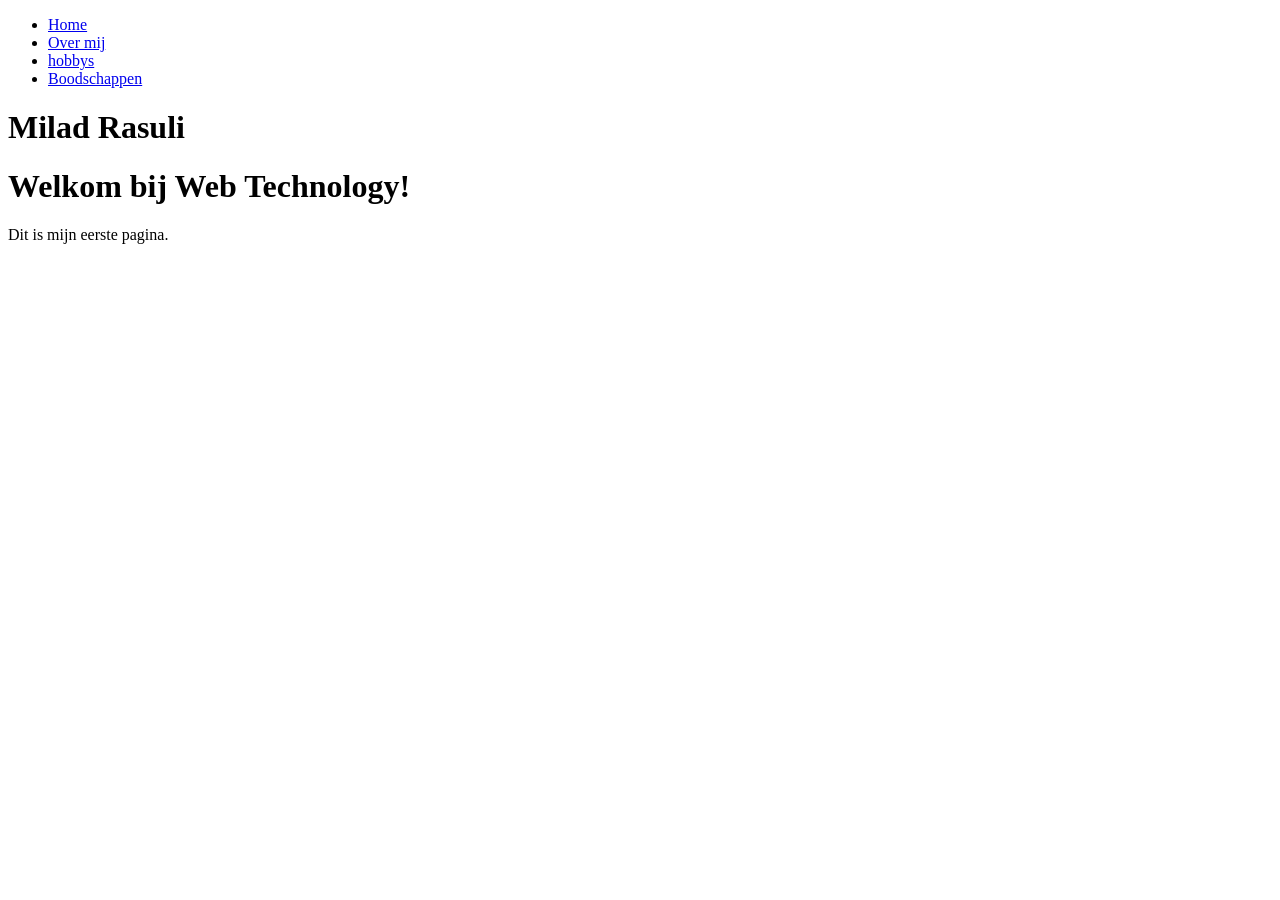
<file: labo1/index.html>
<!doctype html>
<html lang="nl">
    <head>
        <meta charset="utf-8">
        <meta name="viewport" content="width=device-width, initial-scale=1">
        <title>Mijn eerste pagina</title>
    </head>

    <body>
         <nav>
            <ul>
                <li><a href="index.html">Home</a></li>
                <li><a href="over-mij.html">Over mij</a></li>
                <li><a href="hobby.html">hobbys</a></li>
                <li><a href="boodschappen.html">Boodschappen</a></li>
            </ul>
        </nav>
        <h1>Milad Rasuli</h1>
        <h1>Welkom bij Web Technology!</h1>
        <p>Dit is mijn eerste pagina.</p>
    </body>
</html>
</file>
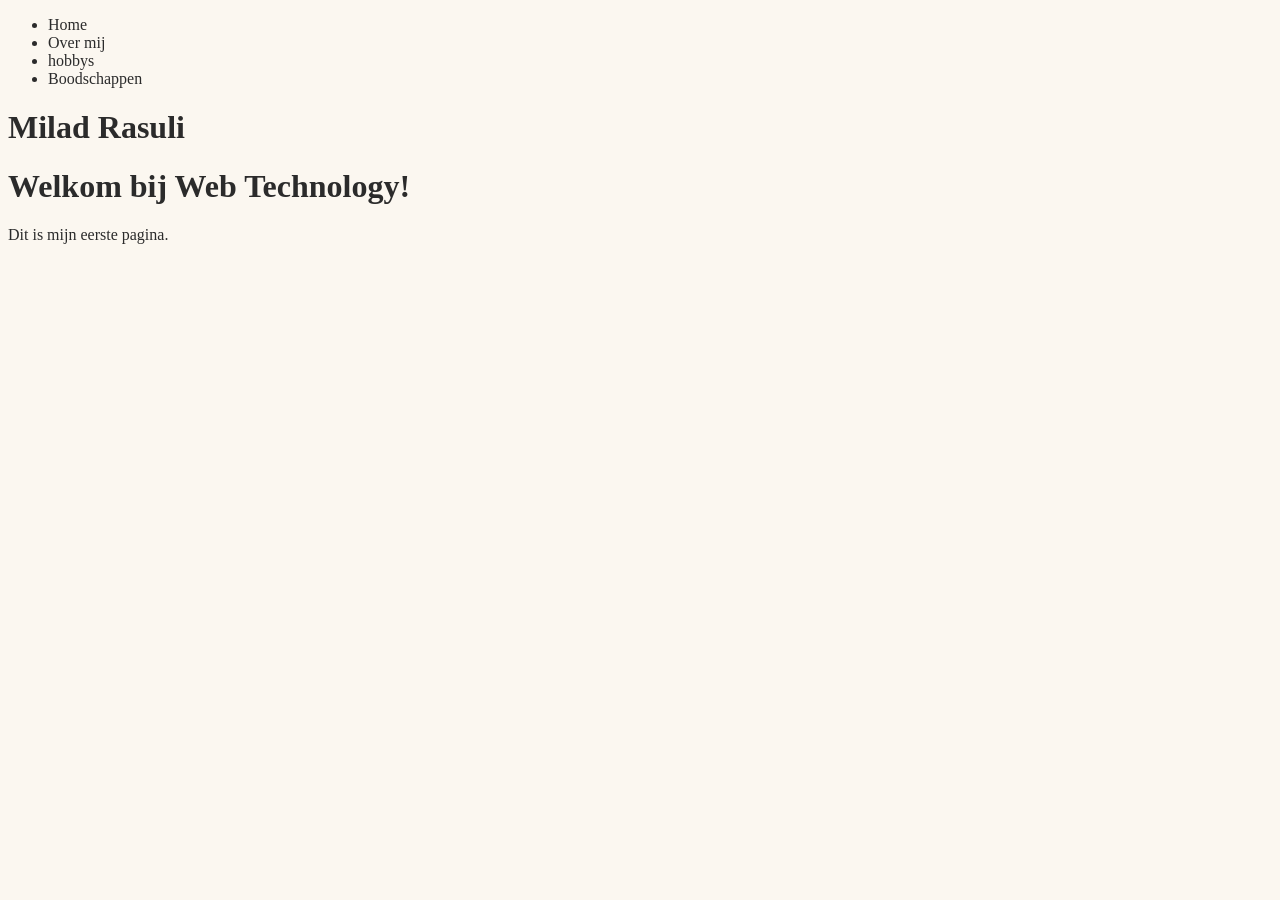
<file: site/index.html>
<!doctype html>
<html lang="nl">
    <head>
        <meta charset="utf-8">
        <meta name="viewport" content="width=device-width, initial-scale=1">
        <title>Mijn eerste pagina</title>
        <link rel="stylesheet" href="css/stijl.css">
    </head>

    <body>
        <nav>
            <ul>
                <li><a href="index.html">Home</a></li>
                <li><a href="over-mij.html">Over mij</a></li>
                <li><a href="hobby.html">hobbys</a></li>
                <li><a href="boodschappen.html">Boodschappen</a></li>
            </ul>
        </nav>
        <h1>Milad Rasuli</h1>
        <h1>Welkom bij Web Technology!</h1>
        <p>Dit is mijn eerste pagina.</p>
    </body>
</html>
</file>
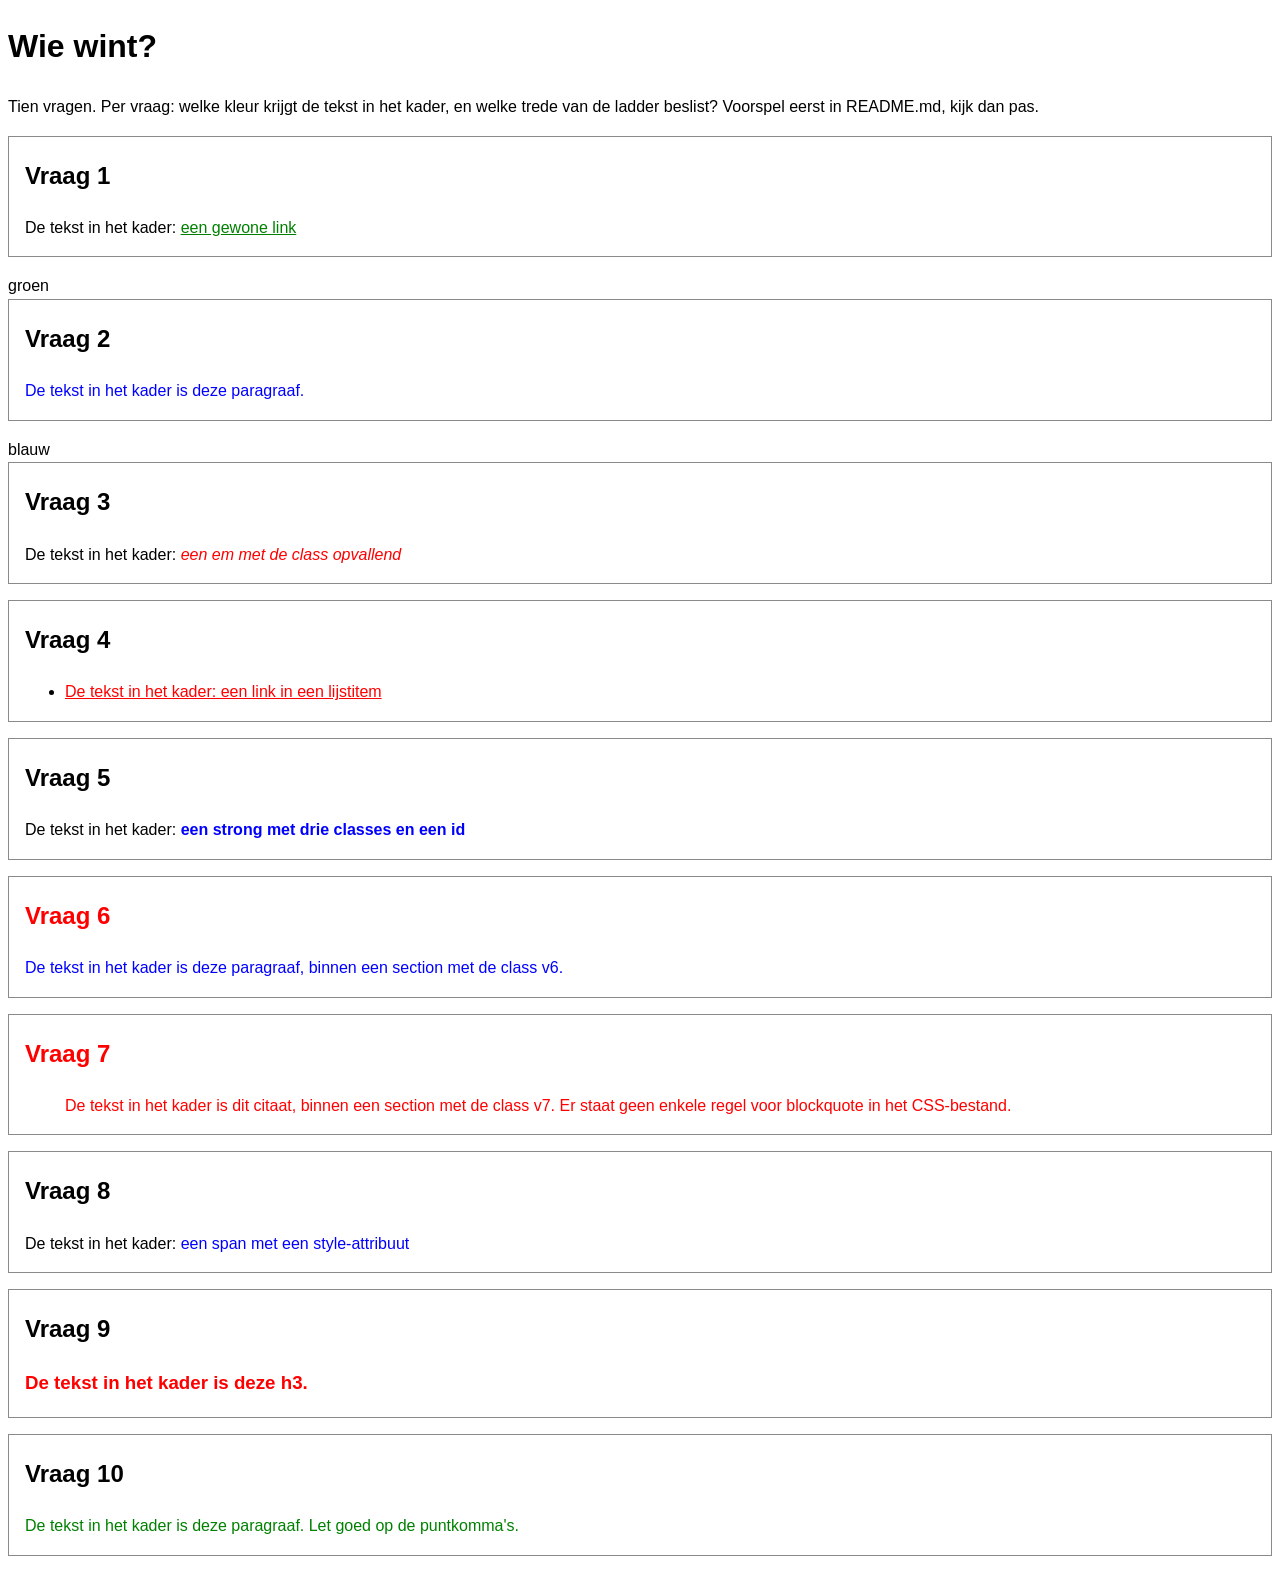
<file: labo-02/cascade/index.html>
<!-- index.html - oefening 3: voorspel, dan kijk. Wijzig dit bestand niet. -->
<!doctype html>
<html lang="nl">
  <head>
    <meta charset="utf-8">
    <meta name="viewport" content="width=device-width, initial-scale=1">
    <title>Wie wint? Tien vragen over de cascade</title>
    <link rel="stylesheet" href="css/stijl.css">
  </head>
  <body>
    <h1>Wie wint?</h1>
    <p>Tien vragen. Per vraag: welke kleur krijgt de tekst in het kader, en welke trede van de ladder beslist? Voorspel eerst in README.md, kijk dan pas.</p>

    <section class="vraag v1">
      <h2>Vraag 1</h2>
      <p>De tekst in het kader: <a href="#">een gewone link</a></p>
    </section> groen

    <section class="vraag v2">
      <h2>Vraag 2</h2>
      <p class="v2-tekst">De tekst in het kader is deze paragraaf.</p>
    </section> blauw 

    <section class="vraag v3">
      <h2>Vraag 3</h2>
      <p>De tekst in het kader: <em class="opvallend">een em met de class opvallend</em></p>
    </section> 

    <section class="vraag v4">
      <h2>Vraag 4</h2>
      <ul>
        <li><a href="#">De tekst in het kader: een link in een lijstitem</a></li>
      </ul>
    </section>

    <section class="vraag v5">
      <h2>Vraag 5</h2>
      <p>De tekst in het kader: <strong class="een twee drie" id="v5-tekst">een strong met drie classes en een id</strong></p>
    </section>

    <section class="vraag v6">
      <h2>Vraag 6</h2>
      <p class="v6-tekst">De tekst in het kader is deze paragraaf, binnen een section met de class v6.</p>
    </section>

    <section class="vraag v7">
      <h2>Vraag 7</h2>
      <blockquote>De tekst in het kader is dit citaat, binnen een section met de class v7. Er staat geen enkele regel voor blockquote in het CSS-bestand.</blockquote>
    </section>

    <section class="vraag v8">
      <h2>Vraag 8</h2>
      <p>De tekst in het kader: <span class="v8-tekst" style="color: blue">een span met een style-attribuut</span></p>
    </section>

    <section class="vraag v9">
      <h2>Vraag 9</h2>
      <h3 class="v9-tekst">De tekst in het kader is deze h3.</h3>
    </section>

    <section class="vraag v10">
      <h2>Vraag 10</h2>
      <p class="v10-tekst">De tekst in het kader is deze paragraaf. Let goed op de puntkomma's.</p>
    </section>
  </body>
</html>
</file>
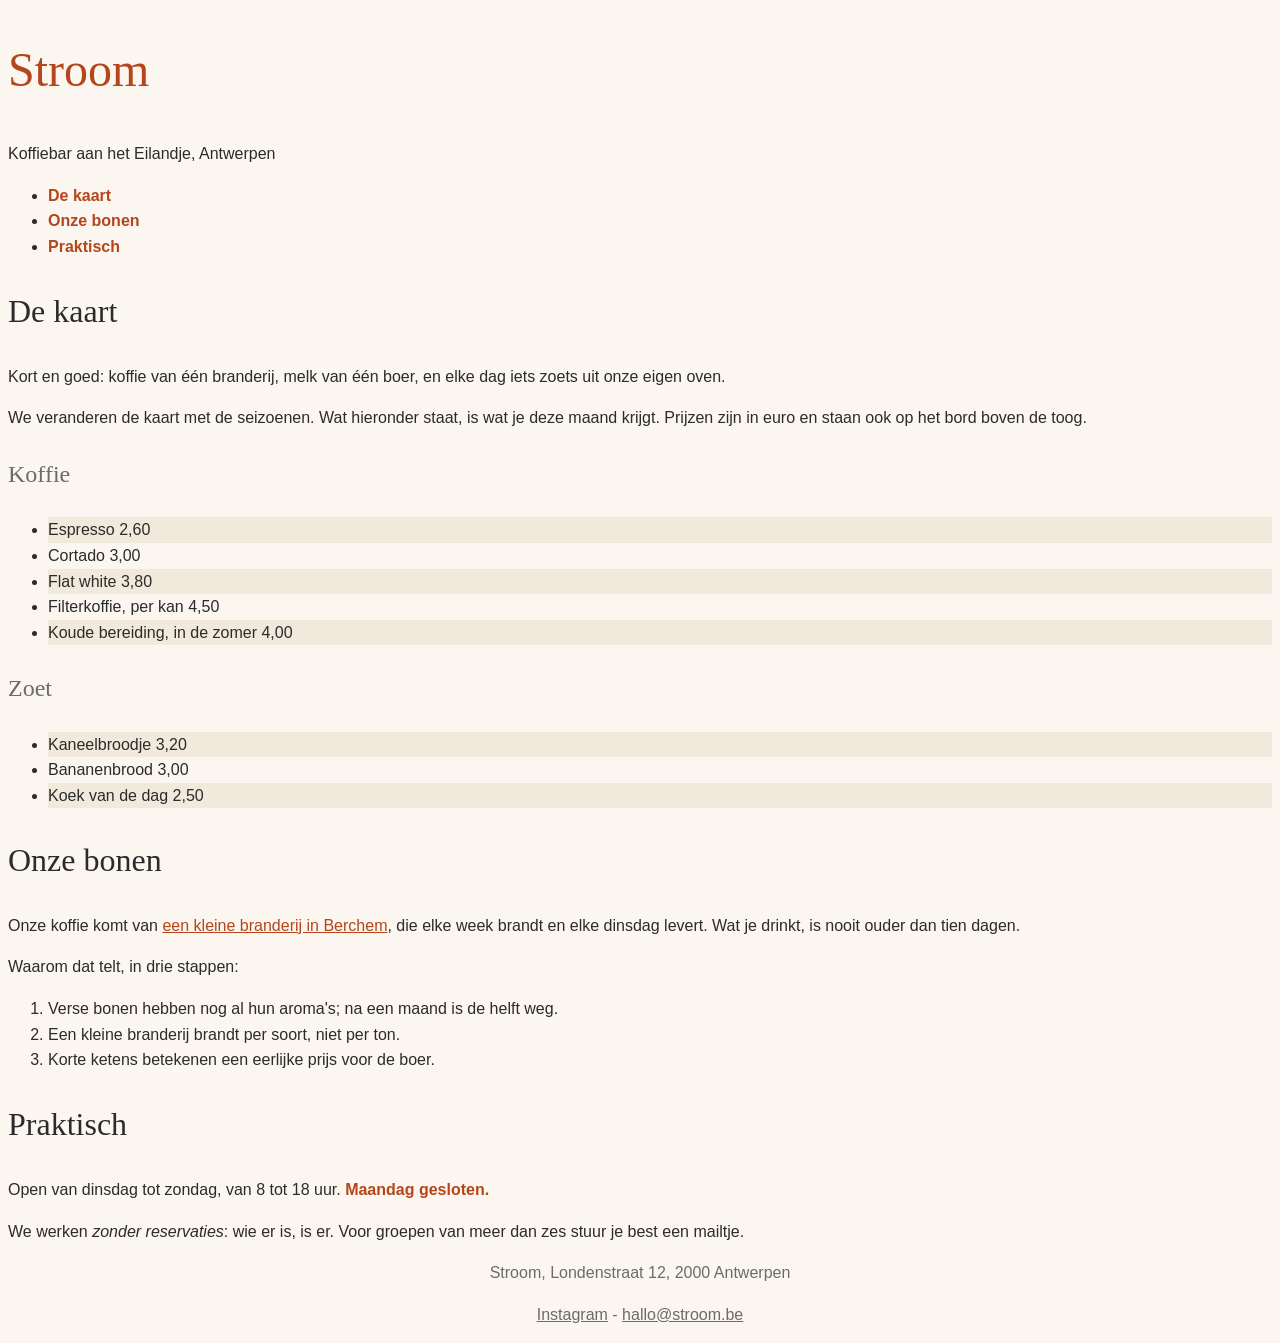
<file: labo-02/nabouw/index.html>
<!-- index.html - nabouw labo 2. Dit bestand mag je NIET wijzigen: geen class erbij, geen element verplaatst, geen style-attribuut. Jij schrijft css/stijl.css. -->
<!--
  Wat het screenshot niet kan tonen (hover en focus):
  - links in de navigatie: accentkleur, vet, geen onderstreping;
    bij hover en focus: inktkleur en onderstreept
  - links in main: accentkleur, onderstreept;
    bij hover en focus: papierkleur op een achtergrond in de accentkleur
  - links in de footer: gedempte kleur; bij hover en focus: accentkleur
-->
<!doctype html>
<html lang="nl">
  <head>
    <meta charset="utf-8">
    <meta name="viewport" content="width=device-width, initial-scale=1">
    <title>Stroom - koffiebar aan het Eilandje</title>
    <link rel="stylesheet" href="css/stijl.css">
  </head>
  <body>
    <header>
      <h1>Stroom</h1>
      <p class="slogan">Koffiebar aan het Eilandje, Antwerpen</p>
      <nav>
        <ul>
          <li><a href="#kaart">De kaart</a></li>
          <li><a href="#bonen">Onze bonen</a></li>
          <li><a href="#praktisch">Praktisch</a></li>
        </ul>
      </nav>
    </header>

    <main>
      <article>
        <h2 id="kaart">De kaart</h2>
        <p class="intro">Kort en goed: koffie van één branderij, melk van één boer, en elke dag iets zoets uit onze eigen oven.</p>
        <p>We veranderen de kaart met de seizoenen. Wat hieronder staat, is wat je deze maand krijgt. Prijzen zijn in euro en staan ook op het bord boven de toog.</p>

        <h3>Koffie</h3>
        <ul class="kaart">
          <li>Espresso <span class="prijs">2,60</span></li>
          <li>Cortado <span class="prijs">3,00</span></li>
          <li>Flat white <span class="prijs">3,80</span></li>
          <li>Filterkoffie, per kan <span class="prijs">4,50</span></li>
          <li>Koude bereiding, in de zomer <span class="prijs">4,00</span></li>
        </ul>

        <h3>Zoet</h3>
        <ul class="kaart">
          <li>Kaneelbroodje <span class="prijs">3,20</span></li>
          <li>Bananenbrood <span class="prijs">3,00</span></li>
          <li>Koek van de dag <span class="prijs">2,50</span></li>
        </ul>

        <h2 id="bonen">Onze bonen</h2>
        <p>Onze koffie komt van <a href="https://www.example.be">een kleine branderij in Berchem</a>, die elke week brandt en elke dinsdag levert. Wat je drinkt, is nooit ouder dan tien dagen.</p>
        <p>Waarom dat telt, in drie stappen:</p>
        <ol>
          <li>Verse bonen hebben nog al hun aroma's; na een maand is de helft weg.</li>
          <li>Een kleine branderij brandt per soort, niet per ton.</li>
          <li>Korte ketens betekenen een eerlijke prijs voor de boer.</li>
        </ol>

        <h2 id="praktisch">Praktisch</h2>
        <p>Open van dinsdag tot zondag, van 8 tot 18 uur. <strong>Maandag gesloten.</strong></p>
        <p>We werken <em>zonder reservaties</em>: wie er is, is er. Voor groepen van meer dan zes stuur je best een mailtje.</p>
      </article>
    </main>

    <footer>
      <p>Stroom, Londenstraat 12, 2000 Antwerpen</p>
      <p><a href="https://www.instagram.com">Instagram</a> - <a href="mailto:hallo@stroom.be">hallo@stroom.be</a></p>
    </footer>
  </body>
</html>
</file>
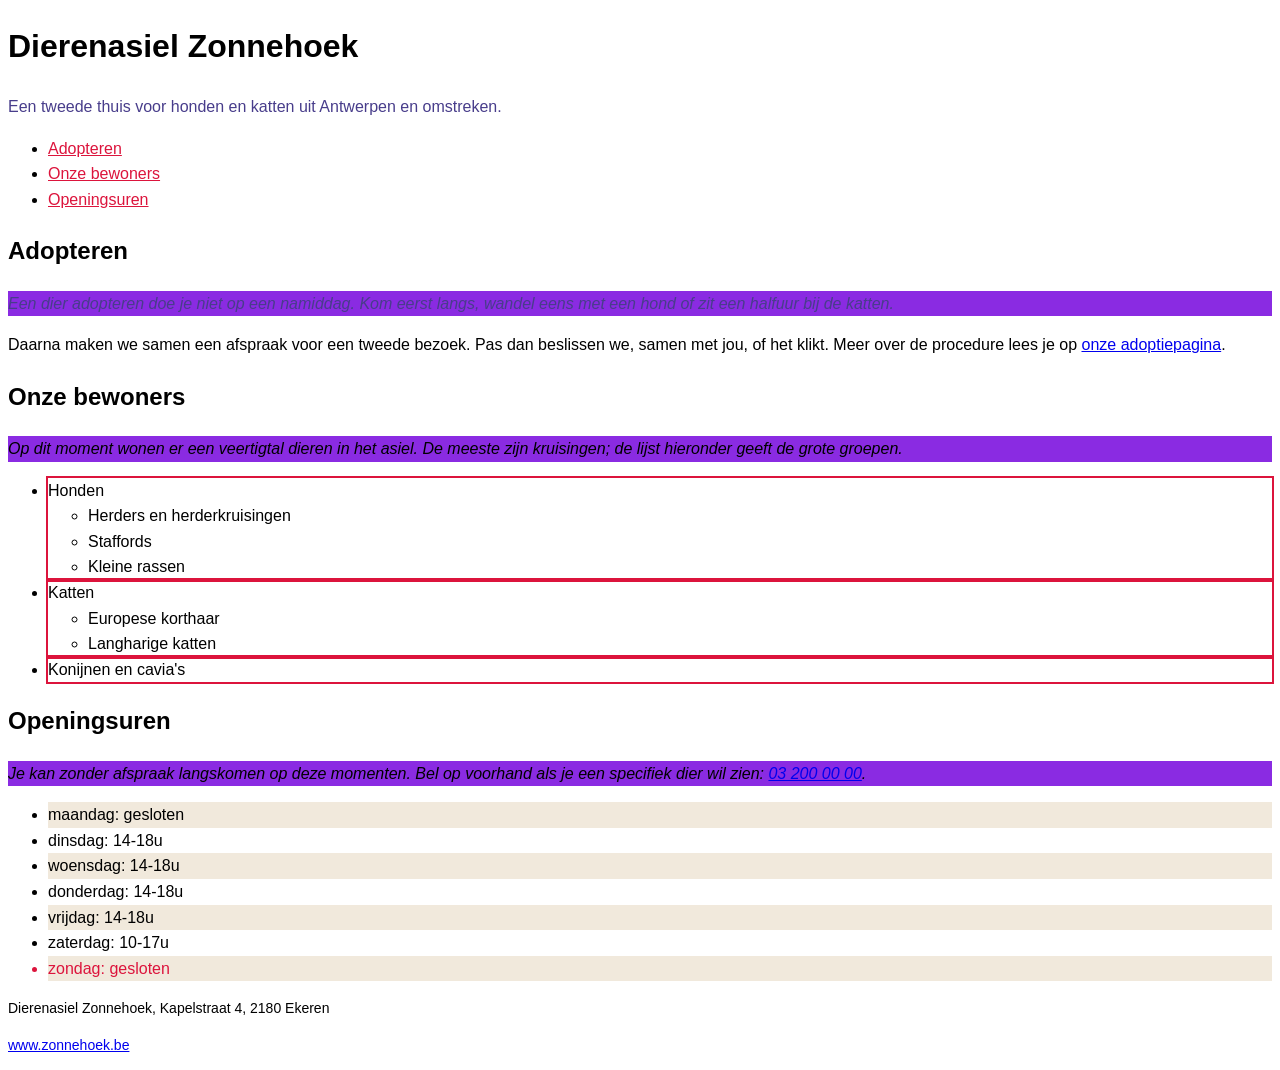
<file: labo-02/selectors/index.html>
<!-- index.html - oefening 2: selectors. Wijzig dit bestand niet; alles wat je nodig hebt, staat erin. -->
<!doctype html>
<html lang="nl">
  <head>
    <meta charset="utf-8">
    <meta name="viewport" content="width=device-width, initial-scale=1">
    <title>Dierenasiel Zonnehoek</title>
    <link rel="stylesheet" href="css/stijl.css">
  </head>
  <body>
    <header>
      <h1>Dierenasiel Zonnehoek</h1>
      <p class="slogan">Een tweede thuis voor honden en katten uit Antwerpen en omstreken.</p>
      <nav>
        <ul>
          <li><a href="#adopteren">Adopteren</a></li>
          <li><a href="#rassen">Onze bewoners</a></li>
          <li><a href="#uren">Openingsuren</a></li>
        </ul>
      </nav>
    </header>

    <main>
      <article>
        <h2 id="adopteren">Adopteren</h2>
        <p class="intro">Een dier adopteren doe je niet op een namiddag. Kom eerst langs, wandel eens met een hond of zit een halfuur bij de katten.</p>
        <p>Daarna maken we samen een afspraak voor een tweede bezoek. Pas dan beslissen we, samen met jou, of het klikt. Meer over de procedure lees je op <a href="https://www.zonnehoek.be/adoptie">onze adoptiepagina</a>.</p>

        <h2 id="rassen">Onze bewoners</h2>
        <p>Op dit moment wonen er een veertigtal dieren in het asiel. De meeste zijn kruisingen; de lijst hieronder geeft de grote groepen.</p>
        <ul class="rassen">
          <li>Honden
            <ul>
              <li>Herders en herderkruisingen</li>
              <li>Staffords</li>
              <li>Kleine rassen</li>
            </ul>
          </li>
          <li>Katten
            <ul>
              <li>Europese korthaar</li>
              <li>Langharige katten</li>
            </ul>
          </li>
          <li>Konijnen en cavia's</li>
        </ul>

        <h2 id="uren">Openingsuren</h2>
        <p>Je kan zonder afspraak langskomen op deze momenten. Bel op voorhand als je een specifiek dier wil zien: <a href="tel:+3232000000">03 200 00 00</a>.</p>
        <ul class="uren">
          <li>maandag: gesloten</li>
          <li>dinsdag: 14-18u</li>
          <li>woensdag: 14-18u</li>
          <li>donderdag: 14-18u</li>
          <li>vrijdag: 14-18u</li>
          <li>zaterdag: 10-17u</li>
          <li>zondag: gesloten</li>
        </ul>
      </article>
    </main>

    <footer>
      <p>Dierenasiel Zonnehoek, Kapelstraat 4, 2180 Ekeren</p>
      <p><a href="https://www.zonnehoek.be">www.zonnehoek.be</a></p>
    </footer>
  </body>
</html>
</file>
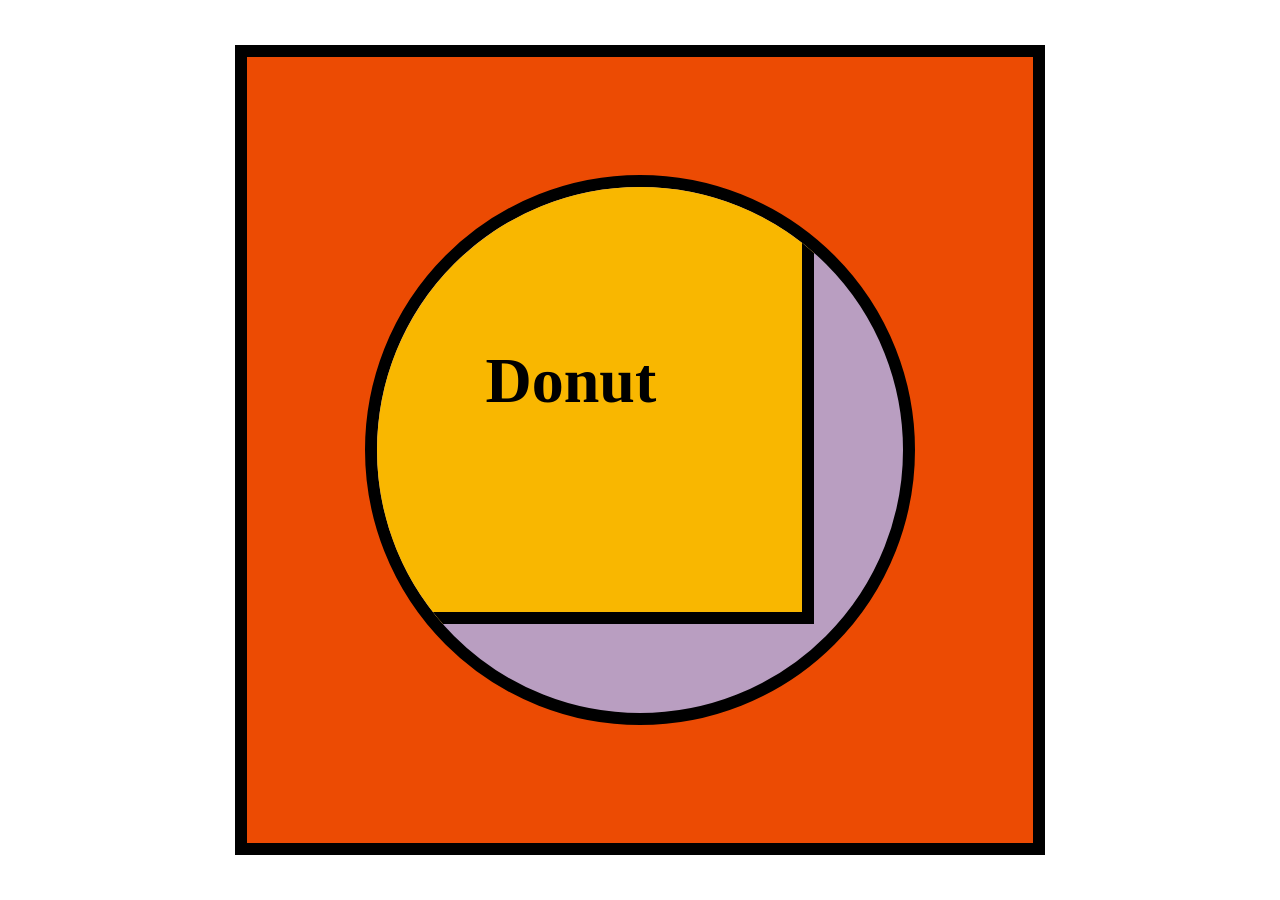
<file: labo-03/donut/index.html>
<!doctype html>
<html lang="en">
<head>
  <meta charset="utf-8">
  <meta name="viewport" content="width=device-width, initial-scale=1">
  <title>Labo 3 - Donut</title>
  <link rel="stylesheet" href="css/reset.css">
  <link rel="stylesheet" href="css/stijl.css">
</head>
<body>
  <!-- Do not change this file. Write your CSS in css/stijl.css. -->
  <main>
    <div>
      <h1>Donut</h1>
    </div>
  </main>
</body>
</html>
</file>
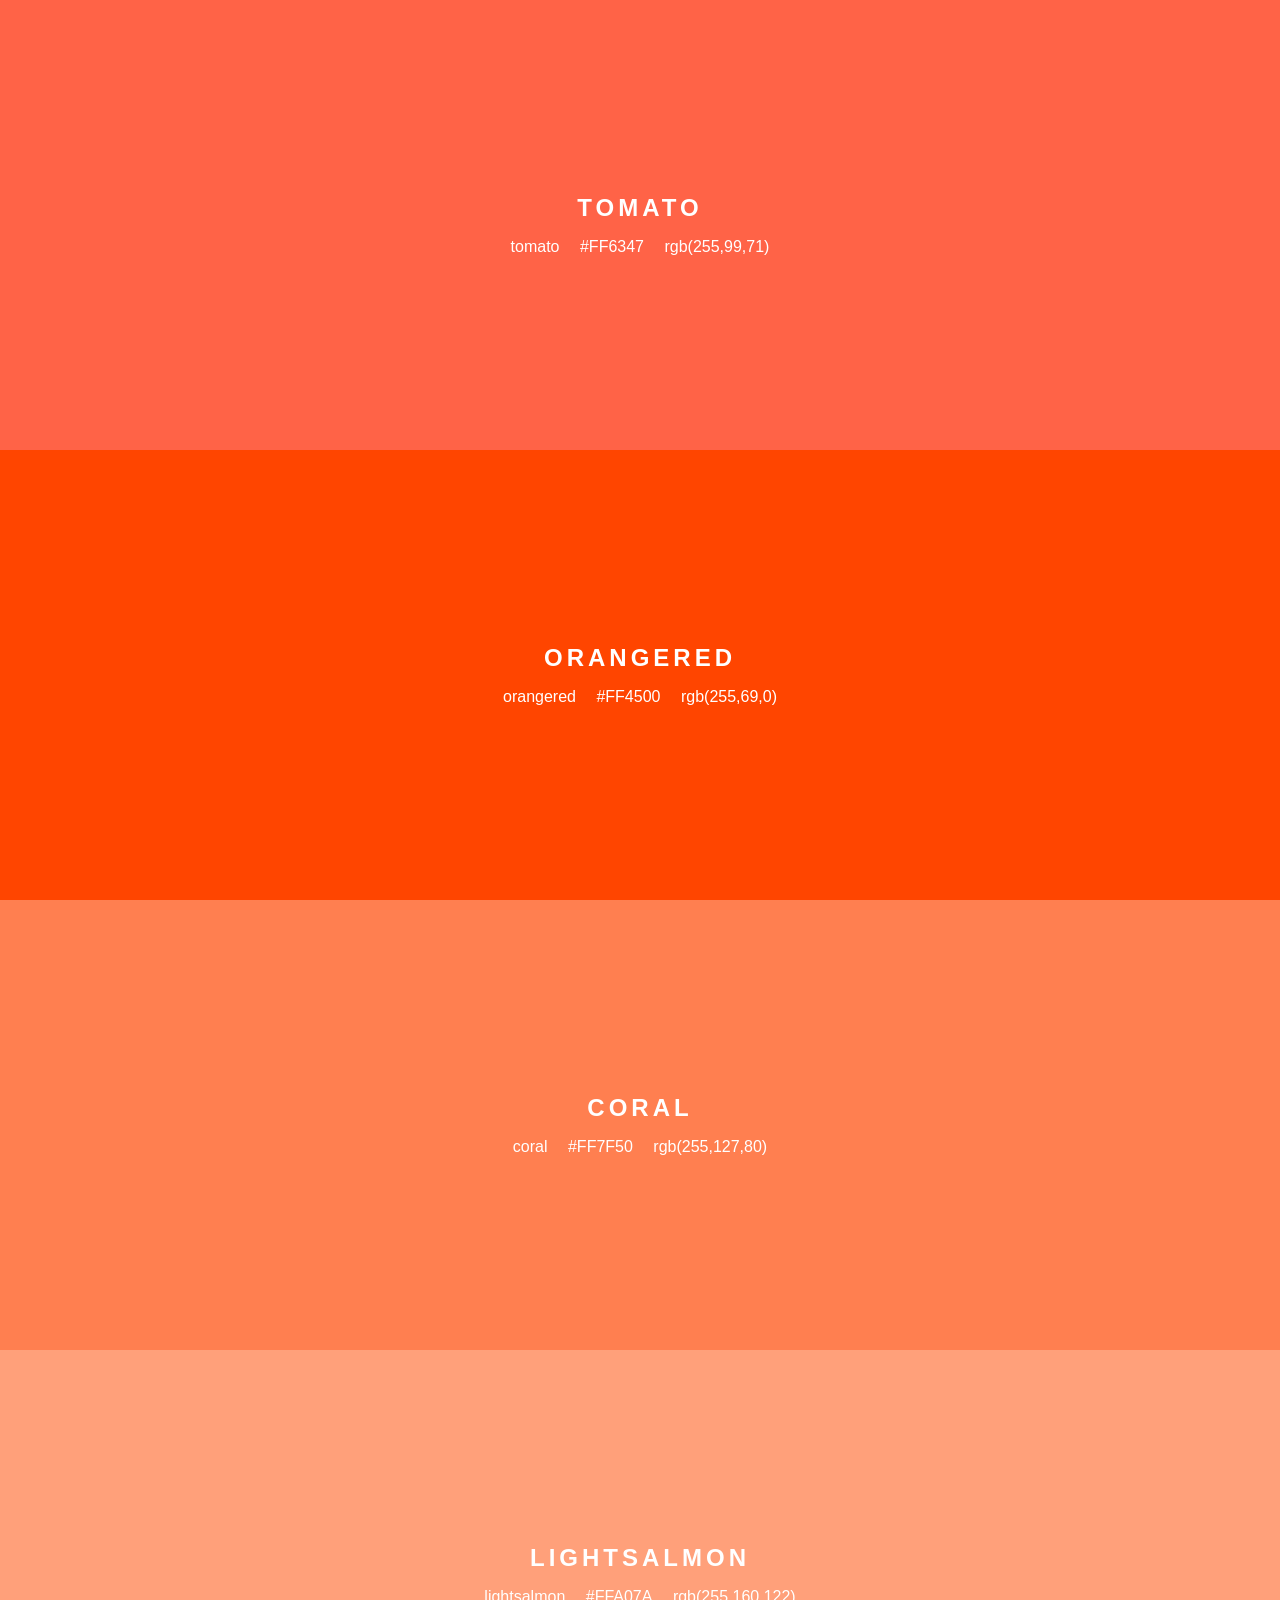
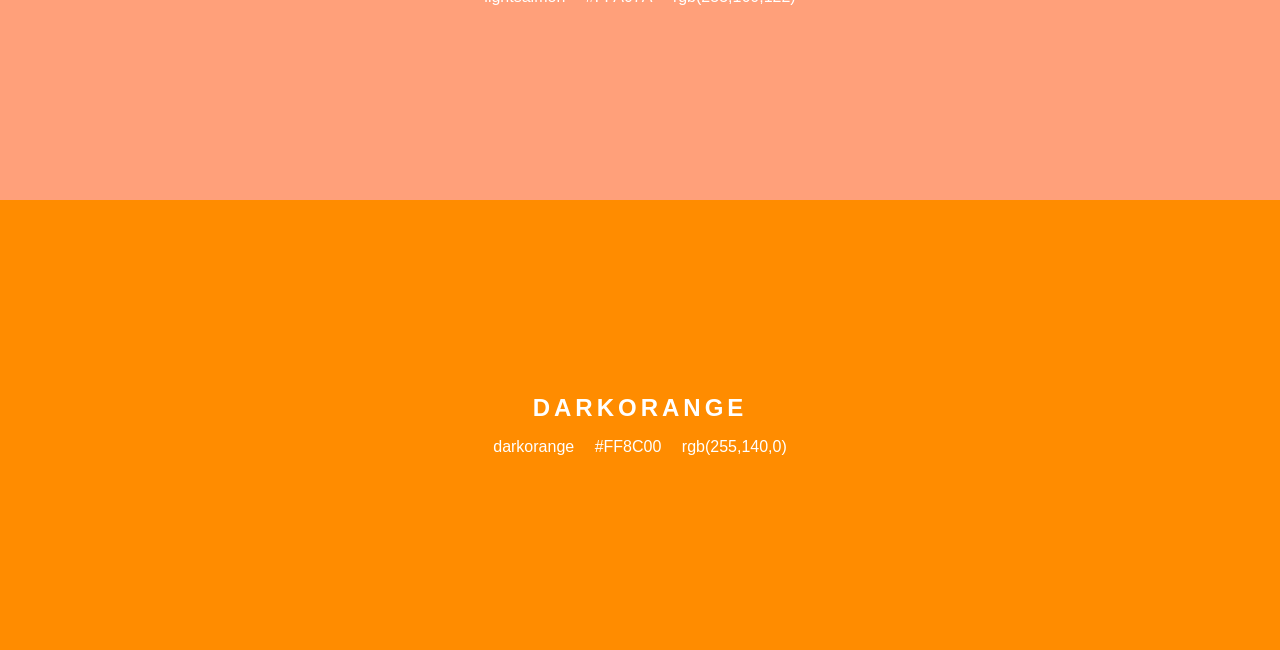
<file: labo-03/kleuren/index.html>
<!doctype html>
<html lang="en">
<head>
  <meta charset="utf-8">
  <meta name="viewport" content="width=device-width, initial-scale=1">
  <title>Labo 3 - Kleurenstalen</title>
  <link rel="stylesheet" href="css/reset.css">
  <link rel="stylesheet" href="css/stijl.css">
</head>
<body>
  <!-- Do not change this file. Write your CSS in css/stijl.css. -->
  <ul>
    <li class="tomato">
      <h2>TOMATO</h2>
      <p class="codes"><span>tomato</span> <span>#FF6347</span> <span>rgb(255,99,71)</span></p>
    </li>
    <li class="orangered">
      <h2>ORANGERED</h2>
      <p class="codes"><span>orangered</span> <span>#FF4500</span> <span>rgb(255,69,0)</span></p>
    </li>
    <li class="coral">
      <h2>CORAL</h2>
      <p class="codes"><span>coral</span> <span>#FF7F50</span> <span>rgb(255,127,80)</span></p>
    </li>
    <li class="lightsalmon">
      <h2>LIGHTSALMON</h2>
      <p class="codes"><span>lightsalmon</span> <span>#FFA07A</span> <span>rgb(255,160,122)</span></p>
    </li>
    <li class="darkorange">
      <h2>DARKORANGE</h2>
      <p class="codes"><span>darkorange</span> <span>#FF8C00</span> <span>rgb(255,140,0)</span></p>
    </li>
  </ul>
</body>
</html>
</file>
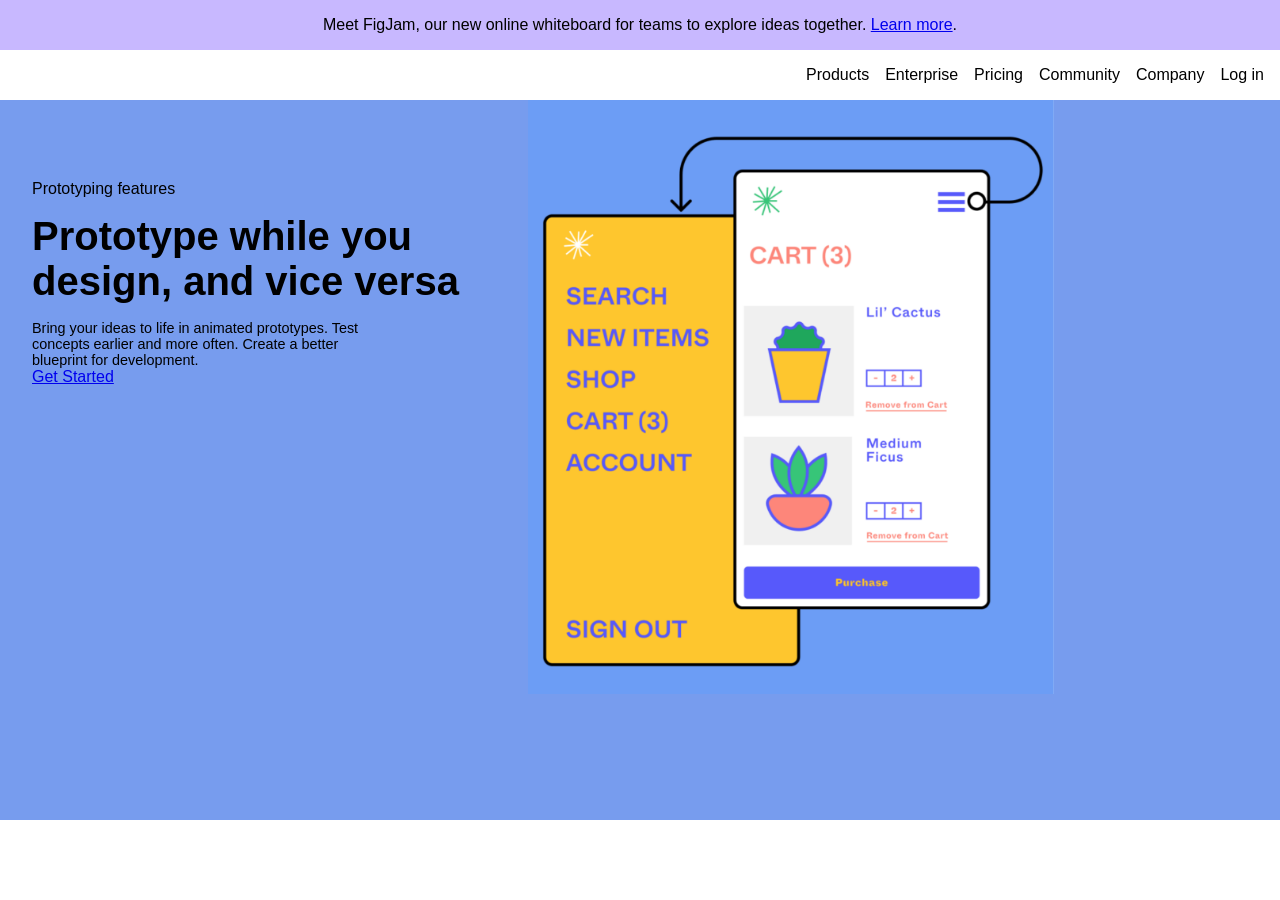
<file: labo-03/landing/index.html>
<!doctype html>
<html lang="en">
<head>
  <meta charset="utf-8">
  <meta name="viewport" content="width=device-width, initial-scale=1">
  <title>Labo 3 - Landingspagina</title>
  <link rel="stylesheet" href="css/reset.css">
  <link rel="stylesheet" href="css/stijl.css">
</head>
<body>
  <!-- Do not change this file. Write your CSS in css/stijl.css.
       Not visible in the screenshot: on :hover and :focus the links in the
       banner and in the navigation get an underline, and the button turns
       dark grey (#333333) instead of black. -->
  <div class="banner">
    <p>Meet FigJam, our new online whiteboard for teams to explore ideas together. <a href="#">Learn more</a>.</p>
  </div>
  <header>
    <nav>
      <ul>
        <li><a href="#">Products</a></li>
        <li><a href="#">Enterprise</a></li>
        <li><a href="#">Pricing</a></li>
        <li><a href="#">Community</a></li>
        <li><a href="#">Company</a></li>
        <li><a href="#">Log in</a></li>
      </ul>
    </nav>
  </header>
  <main>
    <article>
      <p class="bovenkop">Prototyping features</p>
      <h1>Prototype while you design, and vice versa</h1>
      <p>Bring your ideas to life in animated prototypes. Test concepts earlier and more often. Create a better blueprint for development.</p>
      <a href="#" class="knop">Get Started</a>
    </article><!-- no whitespace between these two tags: see syllabus 3.7 --><div class="afbeelding">
      <img src="afbeeldingen/prototype.png" alt="Prototype of a plant shop: a yellow menu panel next to a white cart screen">
    </div>
  </main>
</body>
</html>
</file>
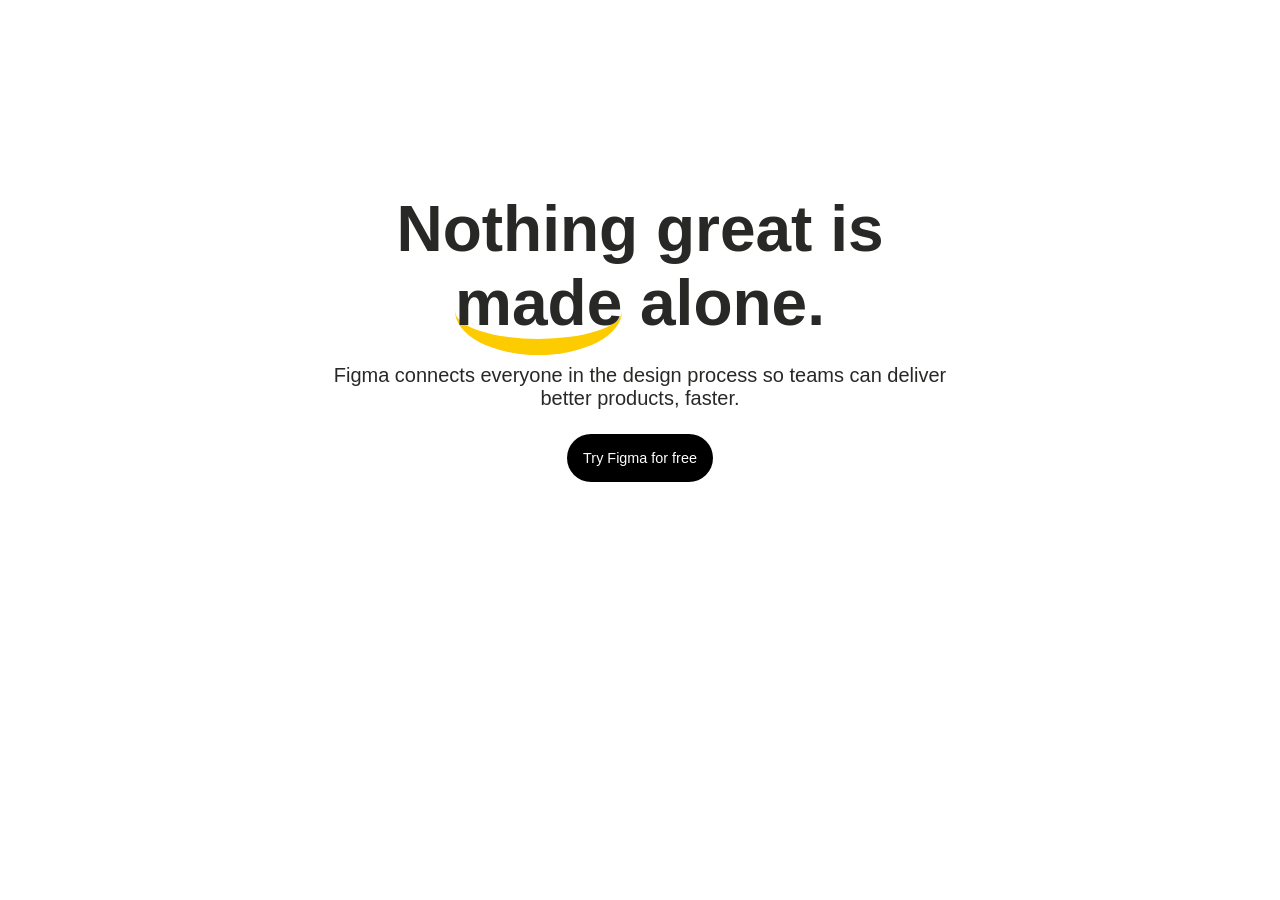
<file: labo-03/slogan/index.html>
<!doctype html>
<html lang="en">
<head>
  <meta charset="utf-8">
  <meta name="viewport" content="width=device-width, initial-scale=1">
  <title>Labo 3 - Slogan</title>
  <link rel="stylesheet" href="css/reset.css">
  <link rel="stylesheet" href="css/stijl.css">
</head>
<body>
  <!-- Do not change this file. Write your CSS in css/stijl.css.
       Not visible in the screenshot: on :hover and :focus the button turns
       dark grey (#333333) instead of black. -->
  <h2>Nothing great is <span>made</span> alone.</h2>
  <p>Figma connects everyone in the design process so teams can deliver better products, faster.</p>
  <a href="https://www.figma.com">Try Figma for free</a>
</body>
</html>
</file>
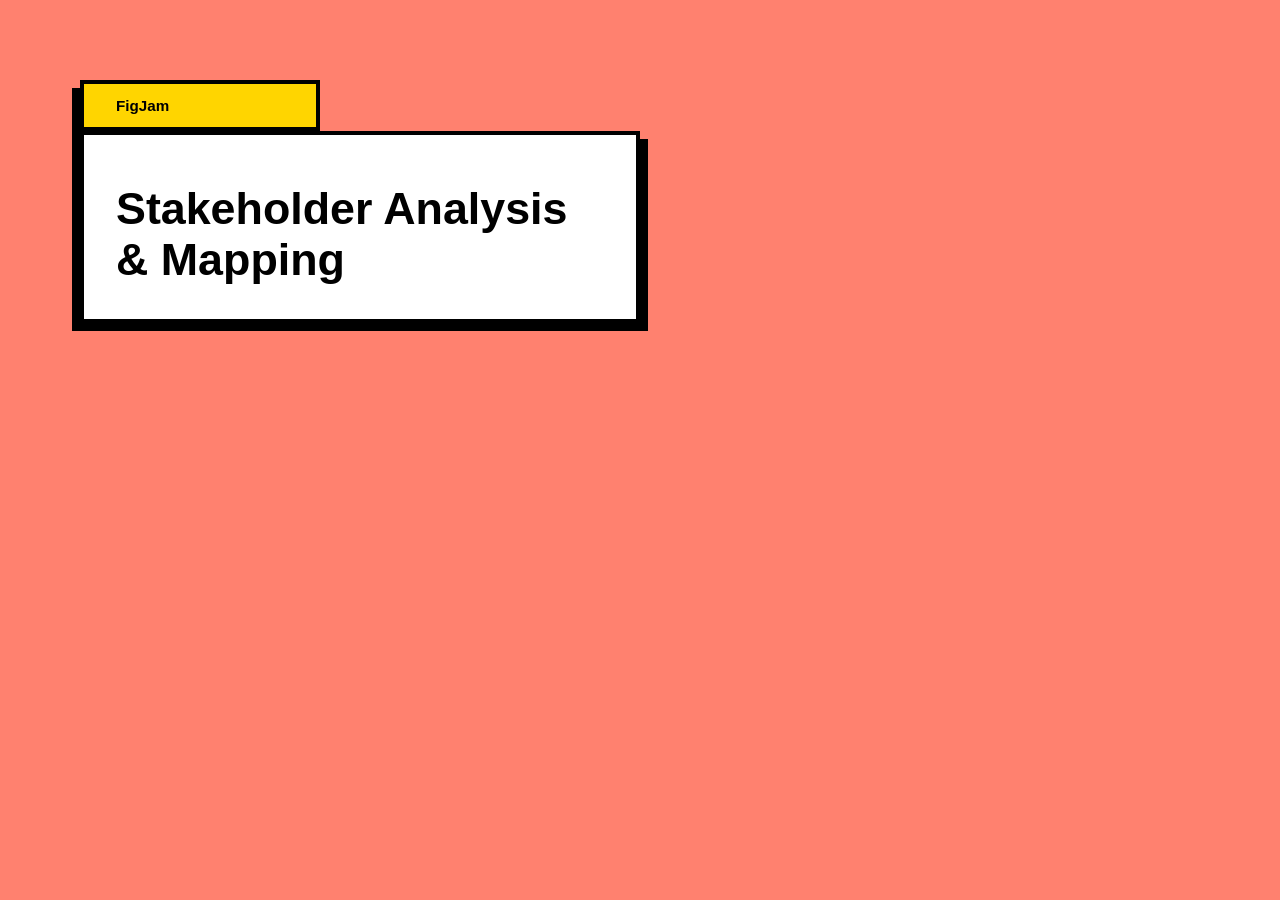
<file: labo-03/tabblad/index.html>
<!doctype html>
<html lang="en">
<head>
  <meta charset="utf-8">
  <meta name="viewport" content="width=device-width, initial-scale=1">
  <title>Labo 3 - Tabblad</title>
  <link rel="stylesheet" href="css/reset.css">
  <link rel="stylesheet" href="css/stijl.css">
</head>
<body>
  <!-- Do not change this file. Write your CSS in css/stijl.css. -->
  <h1>FigJam</h1>
  <h2>Stakeholder Analysis &amp; Mapping</h2>
</body>
</html>
</file>
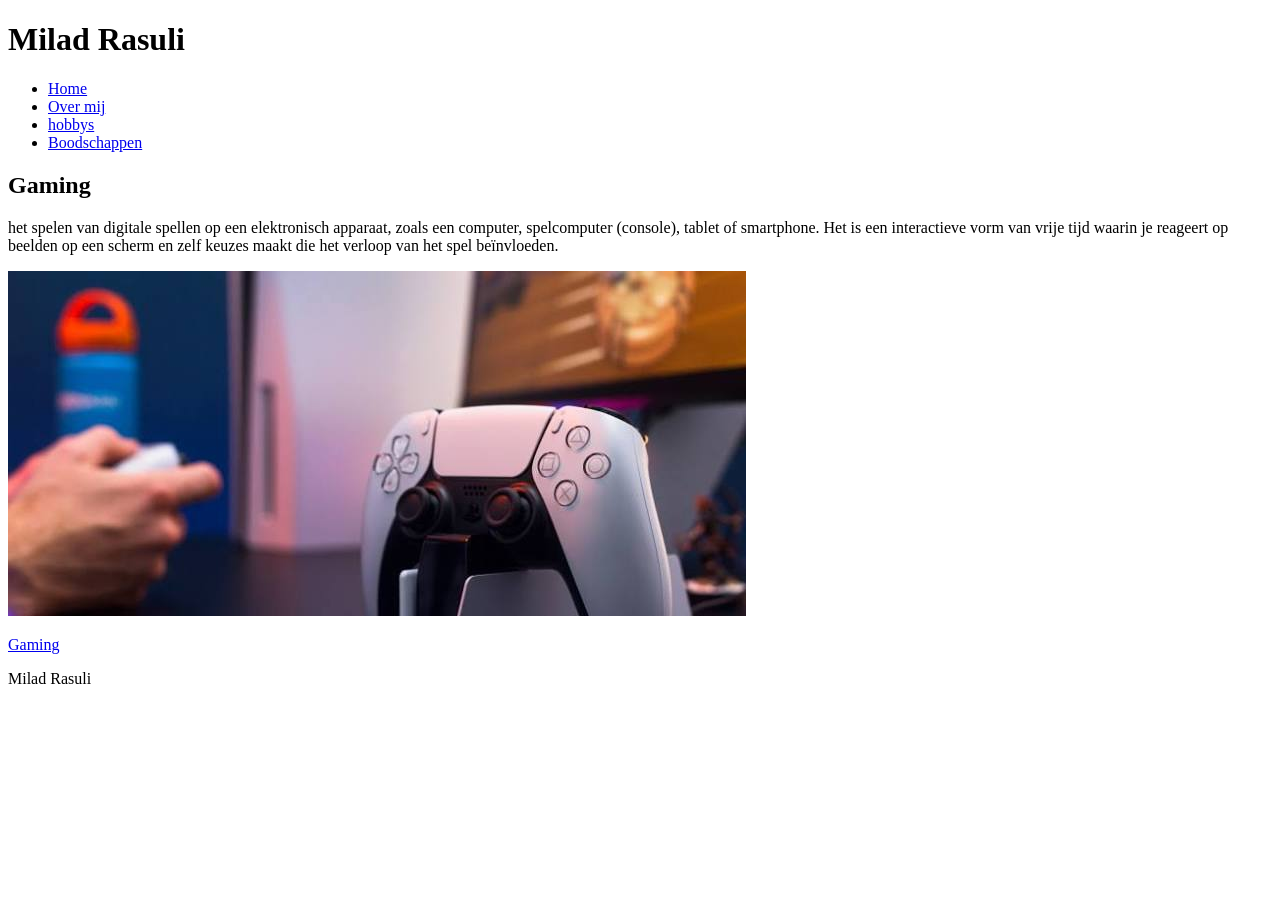
<file: labo1/hobby.html>
<!DOCTYPE html>
<html lang="nl">
<head>
    <meta charset="UTF-8">
    <meta name="viewport" content="width=device-width, initial-scale=1.0">
    <title>Gaming</title>
</head>
    <body>
    <header>
        <h1>Milad Rasuli</h1>
        <nav>
            <ul>
                <li><a href="index.html">Home</a></li>
                <li><a href="over-mij.html">Over mij</a></li>
                <li><a href="hobby.html">hobbys</a></li>
                <li><a href="boodschappen.html">Boodschappen</a></li>
            </ul>
        </nav>
    </header>
    <main>
        <h2>Gaming</h2>
        <p>het spelen van digitale spellen op een elektronisch apparaat, zoals een computer, spelcomputer (console), tablet of smartphone. Het is een interactieve vorm van vrije tijd waarin je reageert op beelden op een scherm en zelf keuzes maakt die het verloop van het spel beïnvloeden.</p>
        <img src="afbeeldingen/game.jpeg" alt="Gamen">
        <p><a href="https://www.druglijn.be/drugs/gamen/wat-is-gamen/">Gaming</a></p>
        
    </main>
    <footer>
        <p>Milad Rasuli</p>
    </footer>
</body>
</html>
</file>
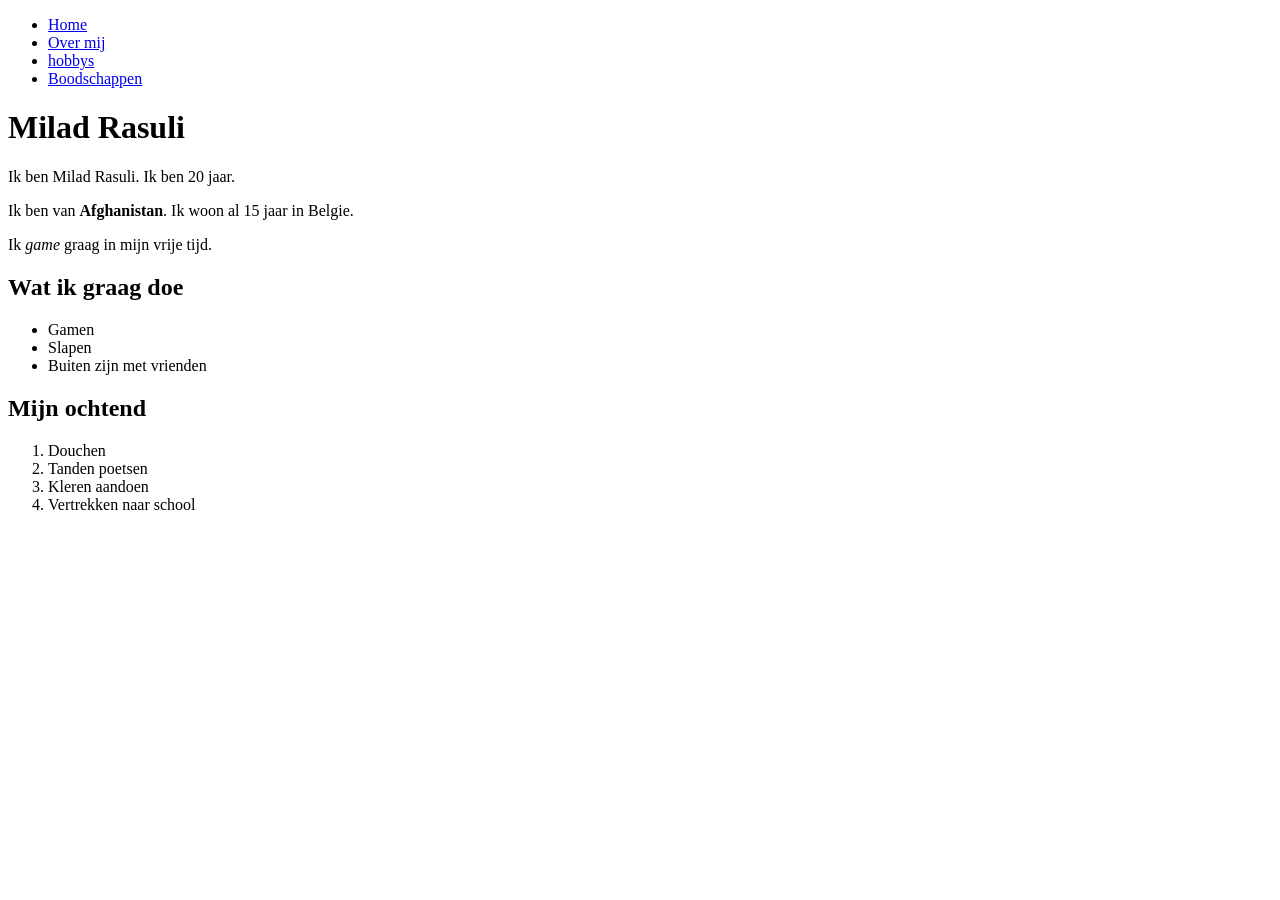
<file: labo1/over-mij.html>
<!DOCTYPE html>
<html lang="nl">
<head>
    <meta charset="UTF-8">
    <meta name="viewport" content="width=device-width, initial-scale=1.0">
    <title>Milad</title>
</head>
<body>
    <nav>
            <ul>
                <li><a href="index.html">Home</a></li>
                <li><a href="over-mij.html">Over mij</a></li>
                <li><a href="hobby.html">hobbys</a></li>
                <li><a href="boodschappen.html">Boodschappen</a></li>
            </ul>
        </nav>
    <h1>
        Milad Rasuli
    </h1>
    <p>
        Ik ben Milad Rasuli. Ik ben 20 jaar.
    </p>

    <p>
        Ik ben van <strong>Afghanistan</strong>. Ik woon al 15 jaar in Belgie. 
    </p>

    <p>
       Ik <em>game</em> graag in mijn vrije tijd. 

    </p>

    <h2>Wat ik graag doe</h2>
    <ul>
        <li>Gamen</li>
        <li>Slapen</li>
        <li>Buiten zijn met vrienden</li>
    </ul>
    <h2>Mijn ochtend</h2>
    <ol>
        <li>Douchen</li>
        <li>Tanden poetsen</li>
        <li>Kleren aandoen</li>
        <li>Vertrekken naar school</li>

    </ol>
<!-- header: The <header> HTML element represents introductory content, typically a group of introductory or navigational aids. It may contain some heading elements but also a logo, a search form, an author name, and other elements.-->
<!-- nav: The <nav> HTML element represents a section of a page whose purpose is to provide navigation links, either within the current document or to other documents. Common examples of navigation sections are menus, tables of contents, and indexes. -->



</body>
</html>
</file>
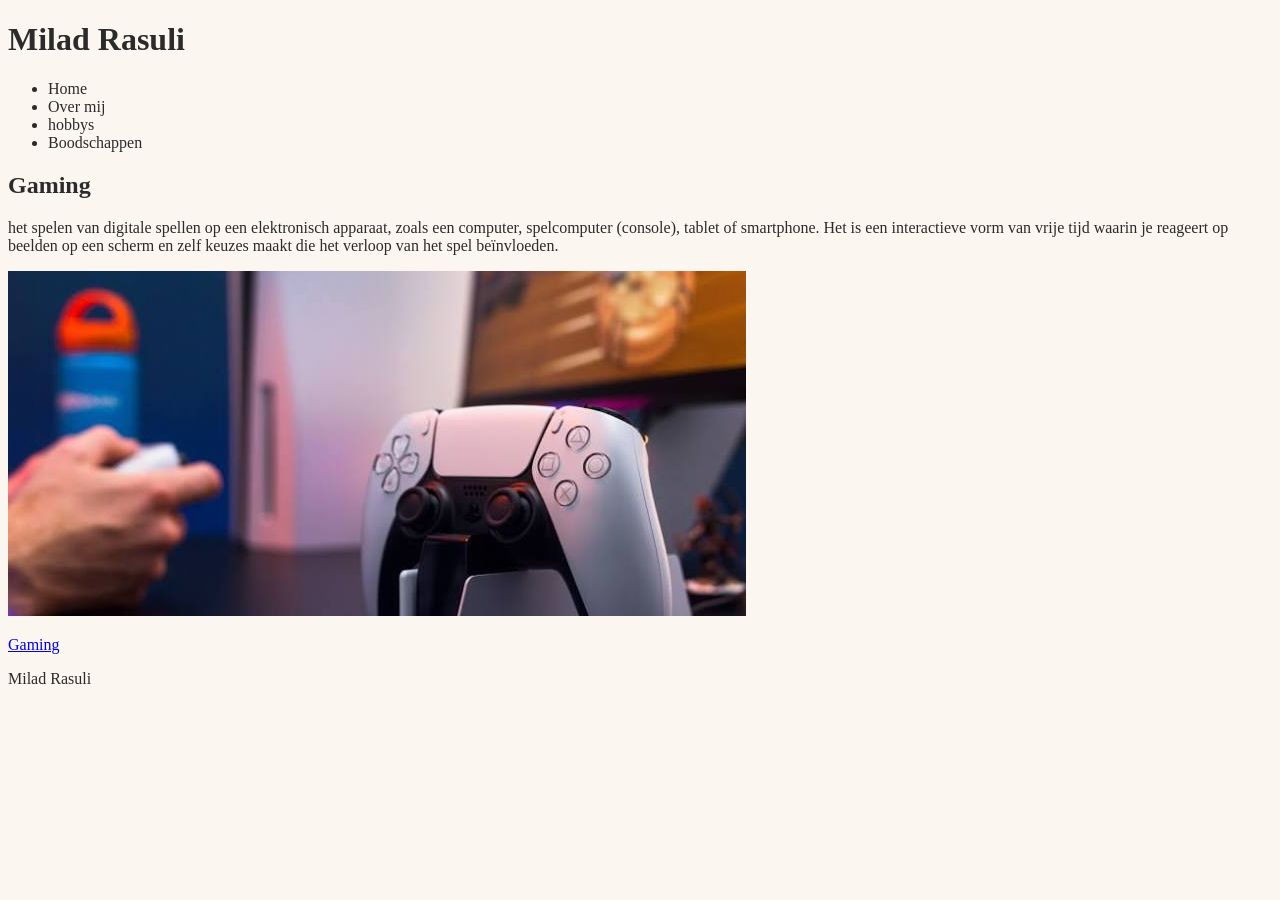
<file: site/hobby.html>
<!DOCTYPE html>
<html lang="nl">
<head>
    <meta charset="UTF-8">
    <meta name="viewport" content="width=device-width, initial-scale=1.0">
    <title>Gaming</title>
    <link rel="stylesheet" href="css/stijl.css">
</head>
    <body>
    <header>
        <h1>Milad Rasuli</h1>
        <nav>
            <ul>
                <li><a href="index.html">Home</a></li>
                <li><a href="over-mij.html">Over mij</a></li>
                <li><a href="hobby.html">hobbys</a></li>
                <li><a href="boodschappen.html">Boodschappen</a></li>
            </ul>
        </nav>
    </header>
    <main>
        <h2>Gaming</h2>
        <p>het spelen van digitale spellen op een elektronisch apparaat, zoals een computer, spelcomputer (console), tablet of smartphone. Het is een interactieve vorm van vrije tijd waarin je reageert op beelden op een scherm en zelf keuzes maakt die het verloop van het spel beïnvloeden.</p>
        <img src="afbeeldingen/game.jpeg" alt="Gamen">
        <p><a href="https://www.druglijn.be/drugs/gamen/wat-is-gamen/">Gaming</a></p>
        
    </main>
    <footer>
        <p>Milad Rasuli</p>
    </footer>
</body>
</html>
</file>
<file: site/css/stijl.css>
:root {
    --achtergrond: #fbf7f0;
    --tekst: #2b2b2b; 
    --lettertype: Verdana;
    --lettergroote: 1rem;
    --focus-kleur: orange;
}
body {
    background-color: var(--achtergrond);
    color: var(--tekst);
    font-family: var(--lettertype);
    font-size: var(--lettergroote); 

}
nav a {
    text-decoration: none;
    color: var(--tekst);
}
nav a:focus {
    background-color: var(--focus-kleur);
}       
nav a:hover {
    color: var(--focus-kleur);
}
</file>
<file: labo-02/cascade/css/stijl.css>
/* stijl.css - oefening 3: voorspel, dan kijk. Wijzig dit bestand niet. */

/* Opmaak van de pagina zelf; doet niet mee in de vragen. */
body {
  font-family: Verdana, sans-serif;
  line-height: 1.6;
}

.vraag {
  border: 1px solid #8a8a89;
  padding: 0 1rem;
  margin-bottom: 1rem;
}

/* ---- vraag 1 ---- */
a {
  color: green;
}

/* ---- vraag 2 ---- */
.v2-tekst {
  color: red;
}

.v2-tekst {
  color: blue;
}

/* ---- vraag 3 ---- */
.opvallend {
  color: red;
}

em {
  color: blue;
}

/* ---- vraag 4 ---- */
.v4 > a {
  color: green;
}

.v4 a {
  color: red;
}

/* ---- vraag 5 ---- */
.een.twee.drie {
  color: red;
}

#v5-tekst {
  color: blue;
}

/* ---- vraag 6 ---- */
.v6 {
  color: red;
}

.v6-tekst {
  color: blue;
}

/* ---- vraag 7 ---- */
.v7 {
  color: red;
}

/* ---- vraag 8 ---- */
.v8-tekst {
  color: red;
}

/* ---- vraag 9 ---- */
h3 {
  color: red !important;
}

.v9-tekst {
  color: blue;
}

/* ---- vraag 10 ---- */
.v10-tekst {
  color: green;
  font-size: 1.5rem
  color: blue;
}
</file>
<file: labo-02/nabouw/css/stijl.css>
:root {
    --papier: #fbf7f0;
    --inkt: #2b2b2b;
    --accent: #b5451b;
    --gedempt: #6b6b6b;
    --zebra: #f1e9dc;
}

body { 
    background-color: var(--papier);
    color: var(--inkt);
    font-family: Verdana, sans-serif;
    font-size: 1rem;
    line-height: 1.6;
}
h1 {
    font-family: Georgia, serif;
    color: var(--accent);
    font-size: 3rem;
    font-weight: normal;
}
h2 {
    font-family: Georgia, serif;
    color: var(--inkt);
    font-weight: normal;
    font-size: 2rem;
}
h3 {
    font-family: Georgia, serif;
    color: var(--gedempt);
    font-weight: normal;
    font-size: 1.5rem;
}
.kaart li:nth-child(odd) {
background-color: var(--zebra);
}
nav a {
    color: var(--accent);
    font-weight: bold;
    text-decoration: none;
}
nav a:hover {
    color: var(--inkt);
    text-decoration: underline;
}
nav a:focus {
    color: var(--inkt);
    text-decoration: underline;
}
main a {
    color: var(--accent);
    text-decoration: underline;
}
main a:hover {
    background-color: var(--accent);
    color: var(--papier);
}
main a:focus {      
    background-color: var(--accent);
    color: var(--papier);
}
footer {
    text-align: center;
    color: var(--gedempt);
}
footer a {
    color: var(--gedempt);
}
strong  {
    color: var(--accent);
}
footer a:hover {
    color: var(--accent);
}
footer a:focus {
    color: var(--accent);
}
</file>
<file: labo-02/selectors/css/stijl.css>
/* stijl.css - oefening 2: selectors schrijven en lezen */

/* Schrijf onder elke opdracht de regel met de selector die precies die
   elementen raakt. Gebruik de declaratie die erbij staat, zodat je in de
   browser meteen ziet wat je raakte. Voeg niets toe aan index.html. */

body {
  font-family: Verdana, sans-serif;
  line-height: 1.6;
}

/* 1. alle links in de navigatie -> color: crimson; */
nav a {
      color: crimson;
}

/* 2. alleen de paragrafen in de footer -> font-size: 0.875rem; */
footer p {
      font-size: 0.875rem;
}

/* 3. alleen de lijstitems van het BUITENSTE niveau in de lijst met de class
      rassen (dus niet de items van de binnenlijsten) -> outline: 2px solid crimson;
      (outline tekent een kader rond precies het element dat je raakte; de
      property zelf komt in hoofdstuk 3) */
.rassen > li {
      outline: 2px solid crimson;
}

/* 4. de paragraaf die onmiddellijk na elke h2 komt -> font-style: italic; */
h2 + p {
      font-style: italic;
      background-color: blueviolet;

}

/* 5. elk oneven item in de lijst met openingsuren -> background-color: #f1e9dc; */
.uren li:nth-child(odd) {
      background-color: #f1e9dc;
}

/* 6. het laatste item in de lijst met openingsuren -> color: crimson; */
.uren li:last-child {
      color: crimson;
}

/* 7. de slogan en de intro tegelijk, in één regel -> color: darkslateblue; */
.slogan  , .intro  {
      color: darkslateblue;
}

/* 8. elke link in main wanneer de muis erover gaat OF wanneer ze focus heeft
      -> background-color: yellow; */
main a:hover,main a:focus {
      background-color: yellow;
}


/* ---- Lezen: welke elementen raken deze vijf selectors? Schrijf het antwoord
   in één zin per selector in README.md. Verander hier niets. ---- */

/* a. header nav ul li a */
/* b. article > p */
/* c. .uren li:nth-child(3) */
/* d. h2 ~ p */
/* e. .rassen li:first-child */
</file>
<file: labo-03/donut/css/stijl.css>
/* stijl.css - labo 3, donut (reset.css is linked before this file) */

/* === tokens === */
:root {
    --oranje: #ec4b03;
    --paars: #b99ec1;
    --geel: #f9b700;
    --rand: black;
    --lettertype: Georgia, serif;
}

/* === your rules === */
main {
    background-color: var(--oranje);
    border: 0.75rem solid var(--rand);
    width: 90vh;
    height: 90vh;
    margin: 5vh auto;
}
div {
    background-color: var(--paars);
    border-radius: 50%;
    border: 0.75rem solid var(--rand);
    width: 70%;
    height: 70%;
    margin: 15%;
    overflow: hidden;
}
h1 {
    background-color: var(--geel);
    width: 90%;
    height: 90%;
    margin: -7% 0 0 -7%;
    text-align: center;
    display: flex;
    justify-content: center;
    flex-direction: column;
    font-size: 4rem;
    border-right: 0.75rem solid var(--rand);
    border-bottom: 0.75rem solid var(--rand);
    font-family: var(--lettertype);
    font-weight: bold;
}
</file>
<file: labo-03/kleuren/css/stijl.css>
/* stijl.css - labo 3, kleuren (reset.css is linked before this file) */

/* === tokens === */
:root {
    --tomato: #FF6347;
    --orangered: #FF4500;
    --coral: #FF7F50;
    --lightsalmon: #FFA07A;
    --darkorange: #FF8C00;
    --tektskleur: white; 
    --font: arial;
}

/* === your rules === */
.tomato {
    background-color: var(--tomato);
    height: 50vh;
    text-align: center;
    color: var(--tektskleur);
    font-family: var(--font);
    display: flex;
    justify-content: center;
    flex-direction: column;
}
.orangered {
    background-color: var(--orangered);
    height: 50vh;
    text-align: center;
    color: var(--tektskleur);
    font-family: var(--font);
    display: flex;
    justify-content: center;
    flex-direction: column;
}
.coral {
    background-color: var(--coral);
    height: 50vh;
    text-align: center;
    color: var(--tektskleur);
    font-family: var(--font);
    display: flex;
    justify-content: center;
    flex-direction: column;
}
.lightsalmon {
    background-color: var(--lightsalmon);
    height: 50vh;
    text-align: center;
    color: var(--tektskleur);
    font-family: var(--font);
    display: flex;
    justify-content: center;
    flex-direction: column;
}
.darkorange {
    background-color: var(--darkorange);
    height: 50vh;
    text-align: center;
    color: var(--tektskleur);
    font-family: var(--font);
    display: flex;
    justify-content: center;
    flex-direction: column;
}
h2 {
    letter-spacing: 0.25rem;
    margin-bottom: 1rem;
}
.codes span {
    margin: 0 0.5rem;
}
ul {
    list-style: none;
    margin: 0;
    padding: 0;
}
</file>
<file: labo-03/landing/css/stijl.css>
/* stijl.css - labo 3, landing (reset.css is linked before this file) */

/* === tokens === */
:root {
    --banner: #c8b8ff;
    --link: #5551ff;
    --hero: #779cee;
    --tekstkleur: black;
    --tekstype: arial;
    --wit: white;
}

/* === your rules === */
body{
    color: var(--tekstkleur);
    font-family: var(--tekstype);

}
.banner p {
    text-align: center;
    font-family: var(--tekstype);
    padding: 1rem;
}   
nav ul {
    list-style: none;
    display: flex;
    gap: 1rem;
    text-align: left;
    justify-content: right;
    margin-right: 1rem;
    
}
nav a {
    text-decoration: none;
    color: var(--tekstkleur);
}
main {
    background-color: var(--hero);
    display: flex;
    min-height: 80vh;
    align-items: flex-start;

}
img {
    width: 70%;
}
.banner {
    background-color: var(--banner);
}
article {
    padding: 2rem;
    padding-top: 5rem;
}
.bovenkop {
    font-size: 1rem;
}
article h1 {
    font-size: 2.5rem;
    margin: 1rem 0;
}
article p {
    font-size: 0.9rem;
    max-width: 22rem;
}
</file>
<file: labo-03/slogan/css/stijl.css>
/* stijl.css - labo 3, slogan (reset.css is linked before this file) */

/* === tokens === */
:root {
    --tekstkleur: #282827;
    --made: #fccc00;
    --font: arial;
    --linkkleur: white;
}

/* === your rules === */
body {
    font-family: var(--font);
    color: var(--tekstkleur);
    max-width: 40rem;
    margin: 0 auto;
    text-align: center;
    padding-top: 12rem;
}
h2 span {
    border: 1rem solid var(--made);
    border-radius: 50%;
    border-top: none;
    border-left: none;
    border-right: none;

}
h2 {
    font-size: 4rem;
}
p {
    font-size: 1.25rem;
    margin-top: 1.5rem;

}
a {
    background-color: black;
    color: var(--linkkleur);
    display: inline-block;
    padding: 1rem;
    border-radius: 30px;
    text-decoration: none;
    margin: 1.5rem;
    font-size: 0.90rem;

}
a:hover {
    background-color: #333333;
}
a:focus {
    background-color: #333333;
}
</file>
<file: labo-03/tabblad/css/stijl.css>
/* stijl.css - labo 3, tabblad (reset.css is linked before this file) */

/* === tokens === */
:root {
    --achtergrond: #ff816f;
    --tabblad: #ffd500;
    --lettertype: arial;
    --rand-schaduw: black;
    --kaart: white;

}

/* === your rules === */
body {
    background-color: var(--achtergrond);
    font-family: var(--lettertype);
    padding: 5rem;
}
h1 {
    background-color: var(--tabblad);
    width: 15rem;
    border: 0.25rem solid var(--rand-schaduw);
    height: 3.2rem;
    font-size: 0.95rem;
    padding: 0.8rem 2rem ;
    box-shadow: -8px 8px 0 var(--rand-schaduw);
}
h2 {
    background-color: var(--kaart);
    border: 0.25rem solid var(--rand-schaduw) ;
    width: 35rem;
    font-size: 2.8rem;
    height: 12rem;
    padding: 3rem 2rem;
    box-shadow: 8px 8px  0 var(--rand-schaduw) , -8px 8px 0 var(--rand-schaduw);
    
}
</file>
